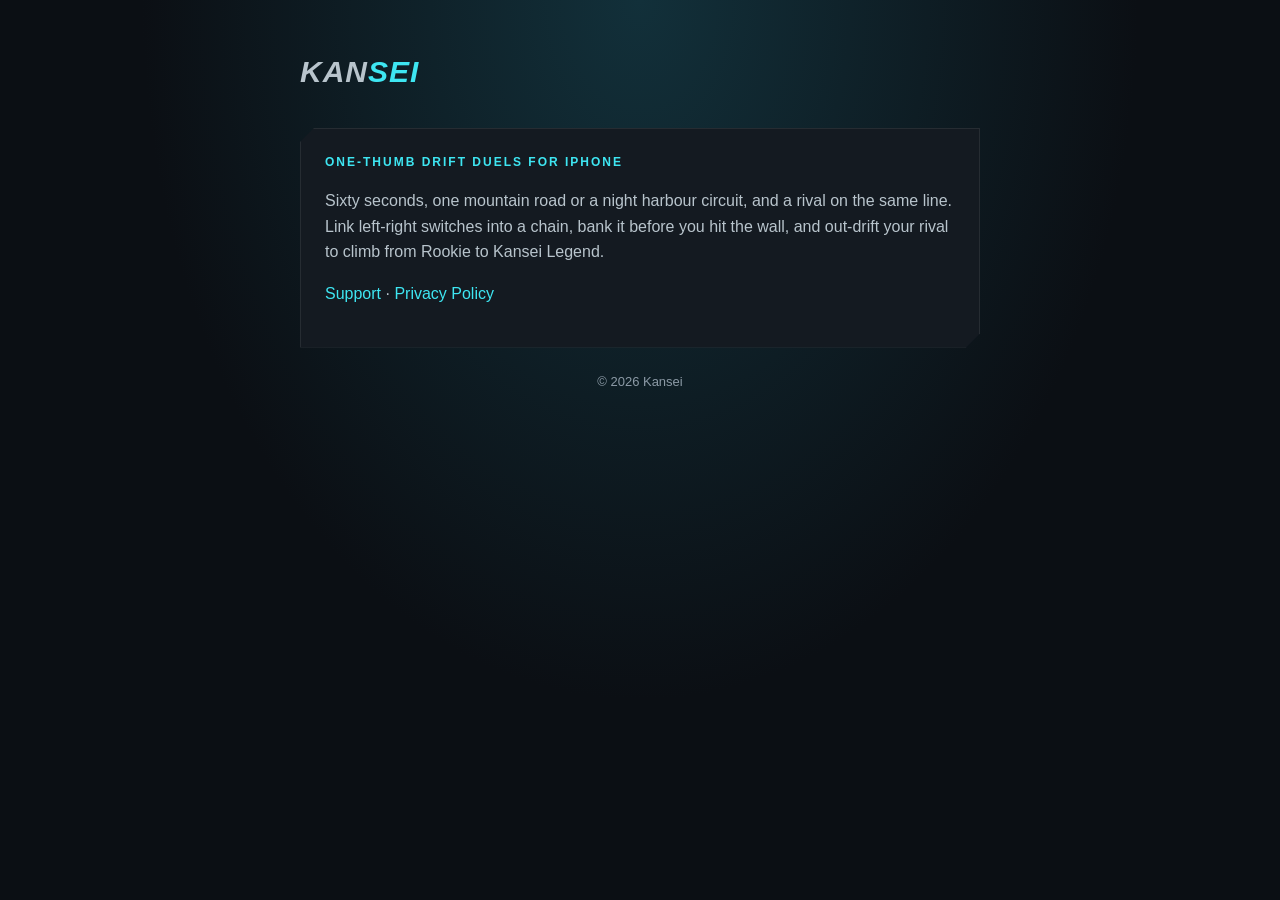
<file: index.html>
<!doctype html>
<html lang="en">
<head>
  <meta charset="utf-8">
  <meta name="viewport" content="width=device-width, initial-scale=1">
  <title>Kansei</title>
  <link rel="stylesheet" href="style.css">
</head>
<body>
<main>
  <header>
    <p class="brand">Kan<span>sei</span></p>
  </header>
  <section>
    <p class="overline">One-thumb drift duels for iPhone</p>
    <p>Sixty seconds, one mountain road or a night harbour circuit, and a rival on the same line. Link left-right switches into a chain, bank it before you hit the wall, and out-drift your rival to climb from Rookie to Kansei Legend.</p>
    <p><a href="support.html">Support</a> · <a href="privacy.html">Privacy Policy</a></p>
  </section>
  <footer>© 2026 Kansei</footer>
</main>
</body>
</html>
</file>
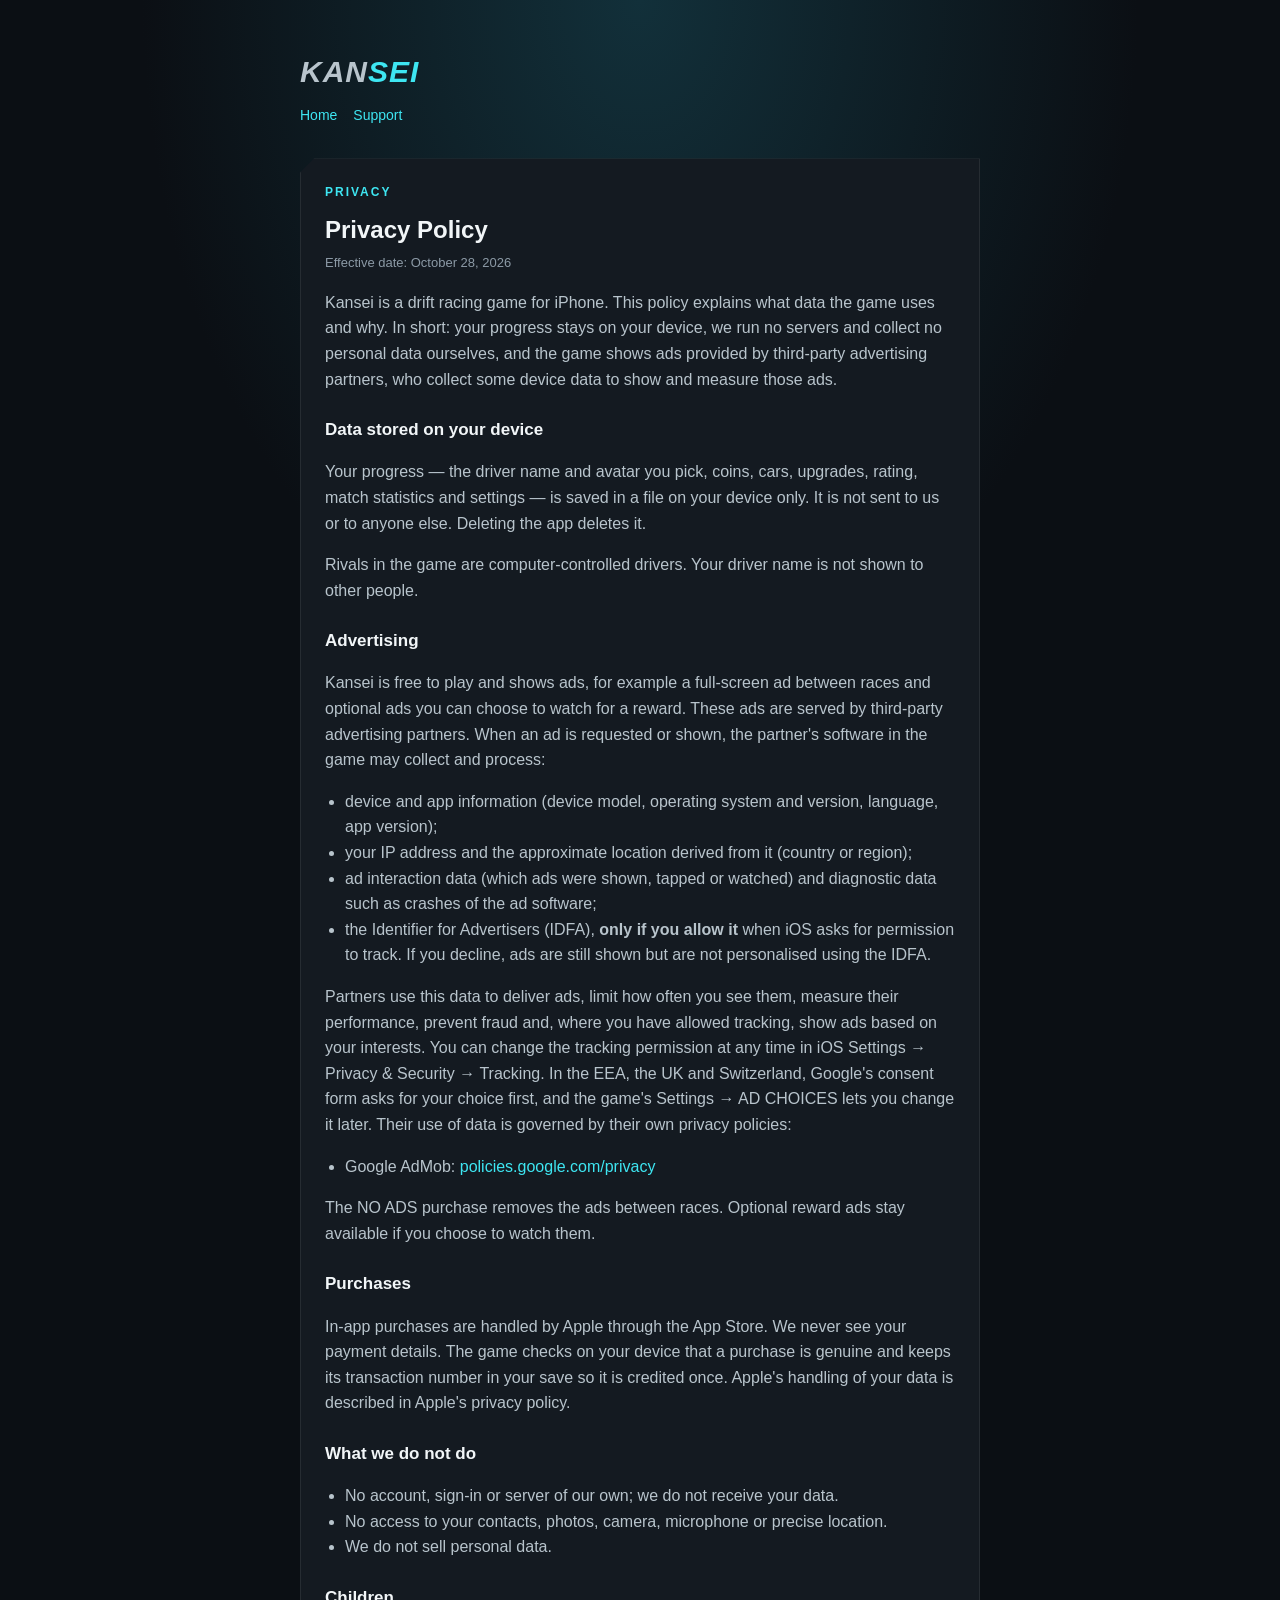
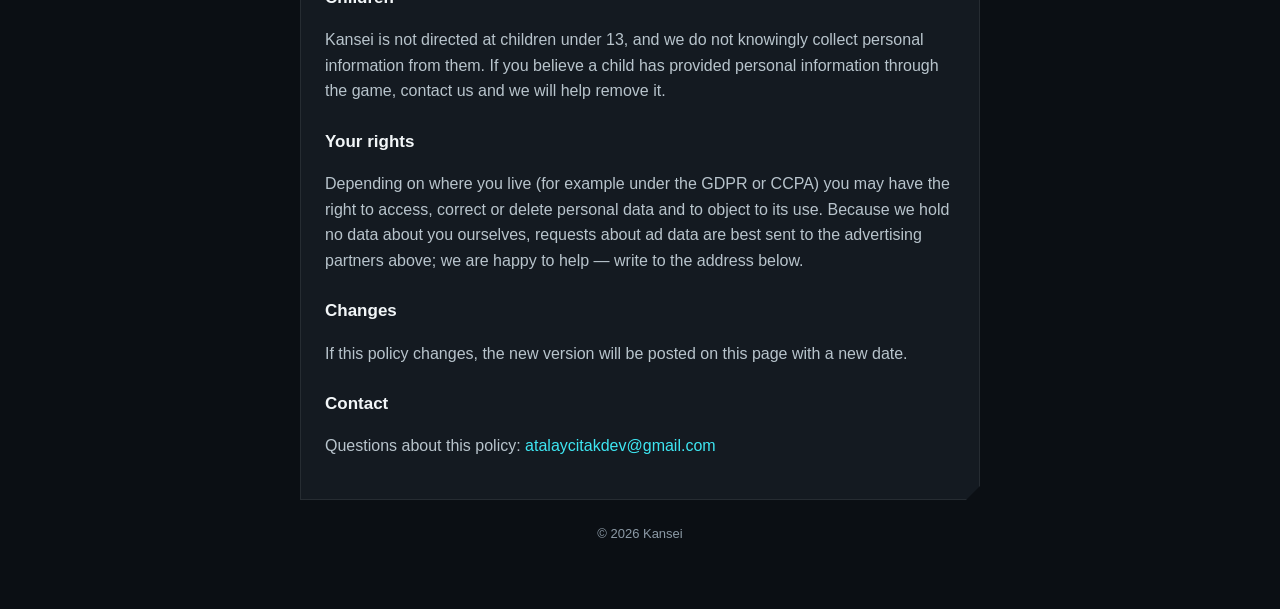
<file: privacy.html>
<!doctype html>
<html lang="en">
<head>
  <meta charset="utf-8">
  <meta name="viewport" content="width=device-width, initial-scale=1">
  <title>Kansei — Privacy Policy</title>
  <link rel="stylesheet" href="style.css">
</head>
<body>
<main>
  <header>
    <p class="brand">Kan<span>sei</span></p>
    <nav><a href="index.html">Home</a><a href="support.html">Support</a></nav>
  </header>

  <section>
    <p class="overline">Privacy</p>
    <h1>Privacy Policy</h1>
    <p class="updated">Effective date: October 28, 2026</p>


  <p>Kansei is a drift racing game for iPhone. This policy explains what data the game uses and why. In short: your
  progress stays on your device, we run no servers and collect no personal data ourselves, and the game shows ads
  provided by third-party advertising partners, who collect some device data to show and measure those ads.</p>

  <h2>Data stored on your device</h2>
  <p>Your progress — the driver name and avatar you pick, coins, cars, upgrades, rating, match statistics and settings —
  is saved in a file on your device only. It is not sent to us or to anyone else. Deleting the app deletes it.</p>
  <p>Rivals in the game are computer-controlled drivers. Your driver name is not shown to other people.</p>

  <h2>Advertising</h2>
  <p>Kansei is free to play and shows ads, for example a full-screen ad between races and optional ads you can choose
  to watch for a reward. These ads are served by third-party advertising partners. When an ad is requested or shown,
  the partner's software in the game may collect and process:</p>
  <ul>
    <li>device and app information (device model, operating system and version, language, app version);</li>
    <li>your IP address and the approximate location derived from it (country or region);</li>
    <li>ad interaction data (which ads were shown, tapped or watched) and diagnostic data such as crashes of the ad
    software;</li>
    <li>the Identifier for Advertisers (IDFA), <strong>only if you allow it</strong> when iOS asks for permission to
    track. If you decline, ads are still shown but are not personalised using the IDFA.</li>
  </ul>
  <p>Partners use this data to deliver ads, limit how often you see them, measure their performance, prevent fraud and,
  where you have allowed tracking, show ads based on your interests. You can change the tracking permission at any time
  in iOS Settings &rarr; Privacy &amp; Security &rarr; Tracking. In the EEA, the UK and Switzerland, Google's consent form
  asks for your choice first, and the game's Settings &rarr; AD CHOICES lets you change it later. Their use of data is governed by their own privacy
  policies:</p>
  <ul>
    <li>Google AdMob: <a href="https://policies.google.com/privacy">policies.google.com/privacy</a></li>
  </ul>
  <p>The NO ADS purchase removes the ads between races. Optional reward ads stay available if you choose to watch them.</p>

  <h2>Purchases</h2>
  <p>In-app purchases are handled by Apple through the App Store. We never see your payment details. The game checks
  on your device that a purchase is genuine and keeps its transaction number in your save so it is credited once.
  Apple's handling of your data is described in Apple's privacy policy.</p>

  <h2>What we do not do</h2>
  <ul>
    <li>No account, sign-in or server of our own; we do not receive your data.</li>
    <li>No access to your contacts, photos, camera, microphone or precise location.</li>
    <li>We do not sell personal data.</li>
  </ul>

  <h2>Children</h2>
  <p>Kansei is not directed at children under 13, and we do not knowingly collect personal information from them.
  If you believe a child has provided personal information through the game, contact us and we will help remove it.</p>

  <h2>Your rights</h2>
  <p>Depending on where you live (for example under the GDPR or CCPA) you may have the right to access, correct or
  delete personal data and to object to its use. Because we hold no data about you ourselves, requests about ad data
  are best sent to the advertising partners above; we are happy to help — write to the address below.</p>

  <h2>Changes</h2>
  <p>If this policy changes, the new version will be posted on this page with a new date.</p>

  <h2>Contact</h2>
  <p>Questions about this policy: <a href="mailto:atalaycitakdev@gmail.com?subject=Kansei%20privacy">atalaycitakdev@gmail.com</a></p>
  </section>

  <footer>© 2026 Kansei</footer>
</main>
</body>
</html>
</file>
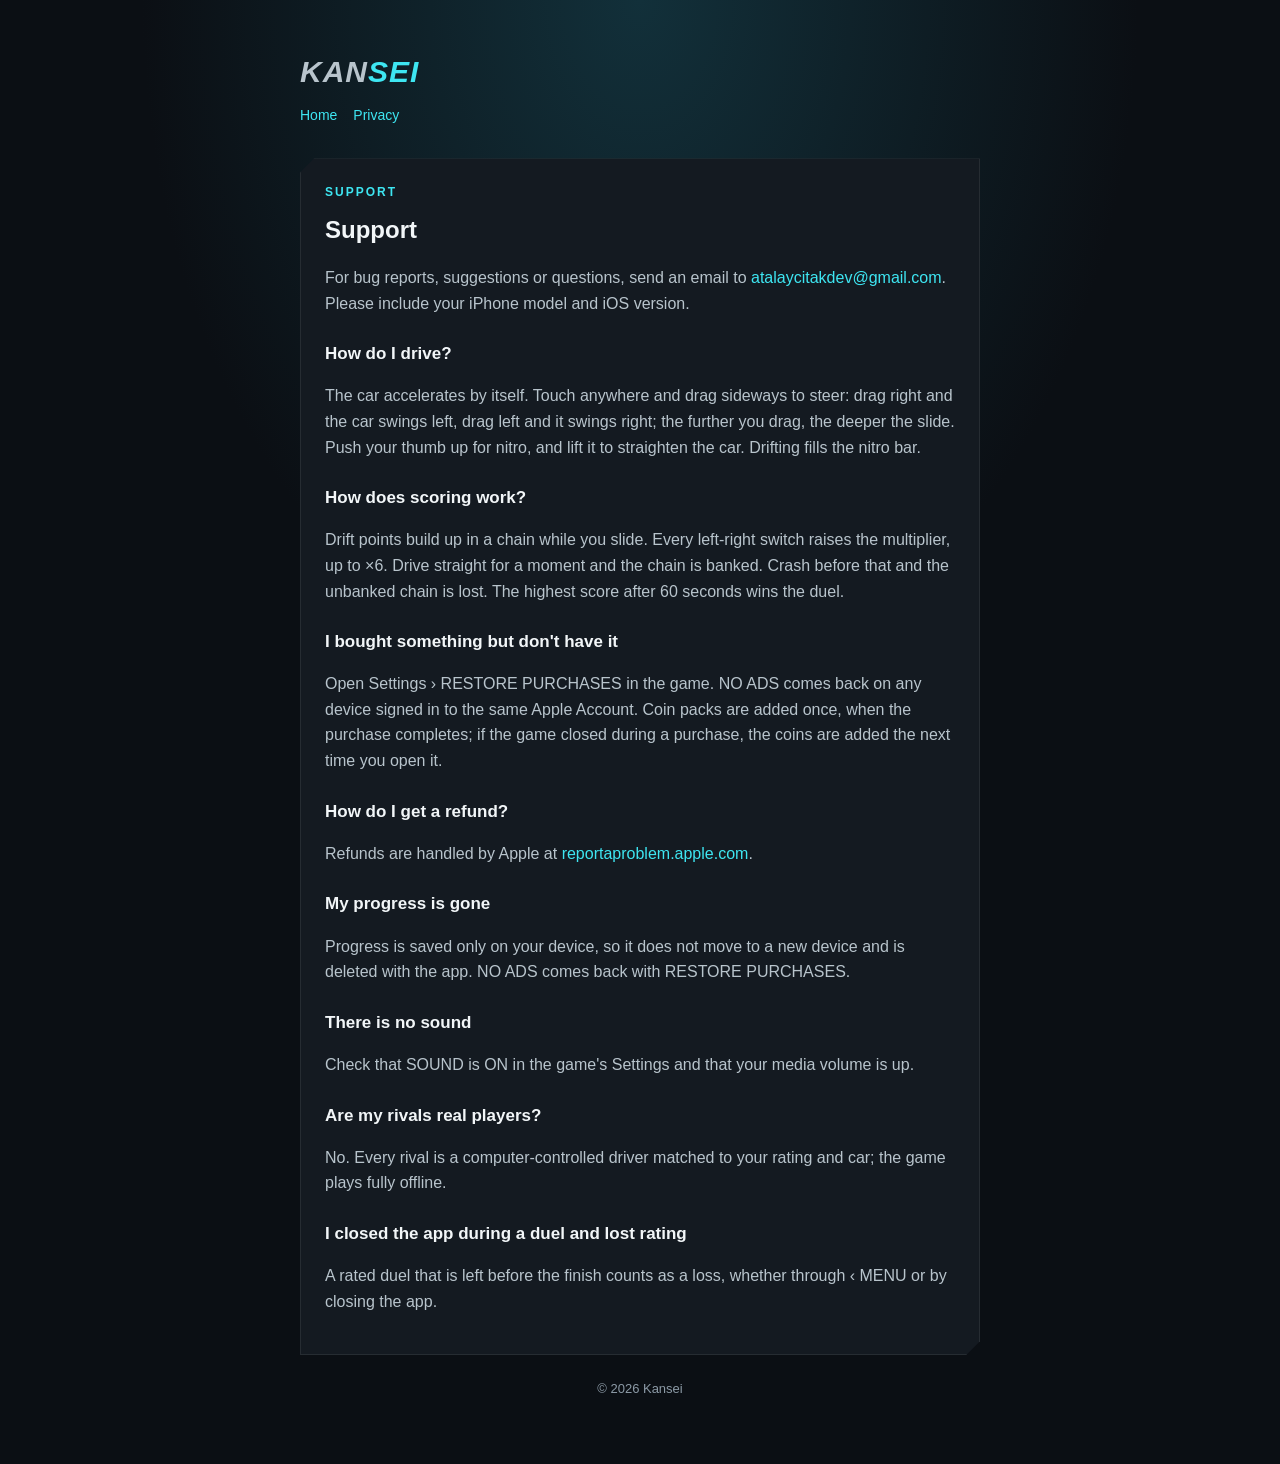
<file: support.html>
<!doctype html>
<html lang="en">
<head>
  <meta charset="utf-8">
  <meta name="viewport" content="width=device-width, initial-scale=1">
  <title>Kansei — Support</title>
  <link rel="stylesheet" href="style.css">
</head>
<body>
<main>
  <header>
    <p class="brand">Kan<span>sei</span></p>
    <nav><a href="index.html">Home</a><a href="privacy.html">Privacy</a></nav>
  </header>

  <section>
    <p class="overline">Support</p>
    <h1>Support</h1>
    <p>For bug reports, suggestions or questions, send an email to <a href="mailto:atalaycitakdev@gmail.com?subject=Kansei">atalaycitakdev@gmail.com</a>. Please include your iPhone model and iOS version.</p>

    <h2>How do I drive?</h2>
    <p>The car accelerates by itself. Touch anywhere and drag sideways to steer: drag right and the car swings left, drag left and it swings right; the further you drag, the deeper the slide. Push your thumb up for nitro, and lift it to straighten the car. Drifting fills the nitro bar.</p>

    <h2>How does scoring work?</h2>
    <p>Drift points build up in a chain while you slide. Every left-right switch raises the multiplier, up to ×6. Drive straight for a moment and the chain is banked. Crash before that and the unbanked chain is lost. The highest score after 60 seconds wins the duel.</p>

    <h2>I bought something but don't have it</h2>
    <p>Open Settings › RESTORE PURCHASES in the game. NO ADS comes back on any device signed in to the same Apple Account. Coin packs are added once, when the purchase completes; if the game closed during a purchase, the coins are added the next time you open it.</p>

    <h2>How do I get a refund?</h2>
    <p>Refunds are handled by Apple at <a href="https://reportaproblem.apple.com">reportaproblem.apple.com</a>.</p>

    <h2>My progress is gone</h2>
    <p>Progress is saved only on your device, so it does not move to a new device and is deleted with the app. NO ADS comes back with RESTORE PURCHASES.</p>

    <h2>There is no sound</h2>
    <p>Check that SOUND is ON in the game's Settings and that your media volume is up.</p>

    <h2>Are my rivals real players?</h2>
    <p>No. Every rival is a computer-controlled driver matched to your rating and car; the game plays fully offline.</p>

    <h2>I closed the app during a duel and lost rating</h2>
    <p>A rated duel that is left before the finish counts as a loss, whether through ‹ MENU or by closing the app.</p>
  </section>

  <footer>© 2026 Kansei</footer>
</main>
</body>
</html>
</file>
<file: style.css>
:root {
  --bg: #0B0F14;
  --panel: #141A21;
  --ice: #3EE6F2;
  --gold: #FFC93C;
  --text: #F2F6F8;
  --text-2: #B8C4CC;
  --muted: #8C9AA6;
  --stroke: rgba(255, 255, 255, 0.08);
  color-scheme: dark;
}
* { box-sizing: border-box; }
body {
  margin: 0;
  background: radial-gradient(ellipse at top, #12303A 0%, var(--bg) 55%) fixed, var(--bg);
  color: var(--text);
  font: 16px/1.6 -apple-system, BlinkMacSystemFont, "Segoe UI", Roboto, sans-serif;
}
main { max-width: 720px; margin: 0 auto; padding: 48px 20px 64px; }
header { margin-bottom: 32px; }
.brand { font-weight: 900; font-style: italic; font-size: 30px; letter-spacing: 1px; text-transform: uppercase; margin: 0; }
.brand span { color: var(--ice); }
nav { margin-top: 8px; font-size: 14px; }
nav a { margin-right: 16px; }
section {
  background: var(--panel);
  border: 1px solid var(--stroke);
  clip-path: polygon(14px 0, 100% 0, 100% calc(100% - 14px), calc(100% - 14px) 100%, 0 100%, 0 14px);
  padding: 24px;
  margin-bottom: 24px;
}
.overline {
  font-size: 12px; font-weight: 700; letter-spacing: 2px; text-transform: uppercase;
  color: var(--ice); margin: 0 0 8px;
}
h1 { font-size: 24px; margin: 0 0 4px; }
h2 { font-size: 17px; margin: 24px 0 4px; }
p, li { color: var(--text-2); }
ul { padding-left: 20px; }
.updated { color: var(--muted); font-size: 13px; margin-top: 0; }
a { color: var(--ice); text-decoration: none; }
a:hover { text-decoration: underline; }
footer { color: var(--muted); font-size: 13px; text-align: center; }
</file>
